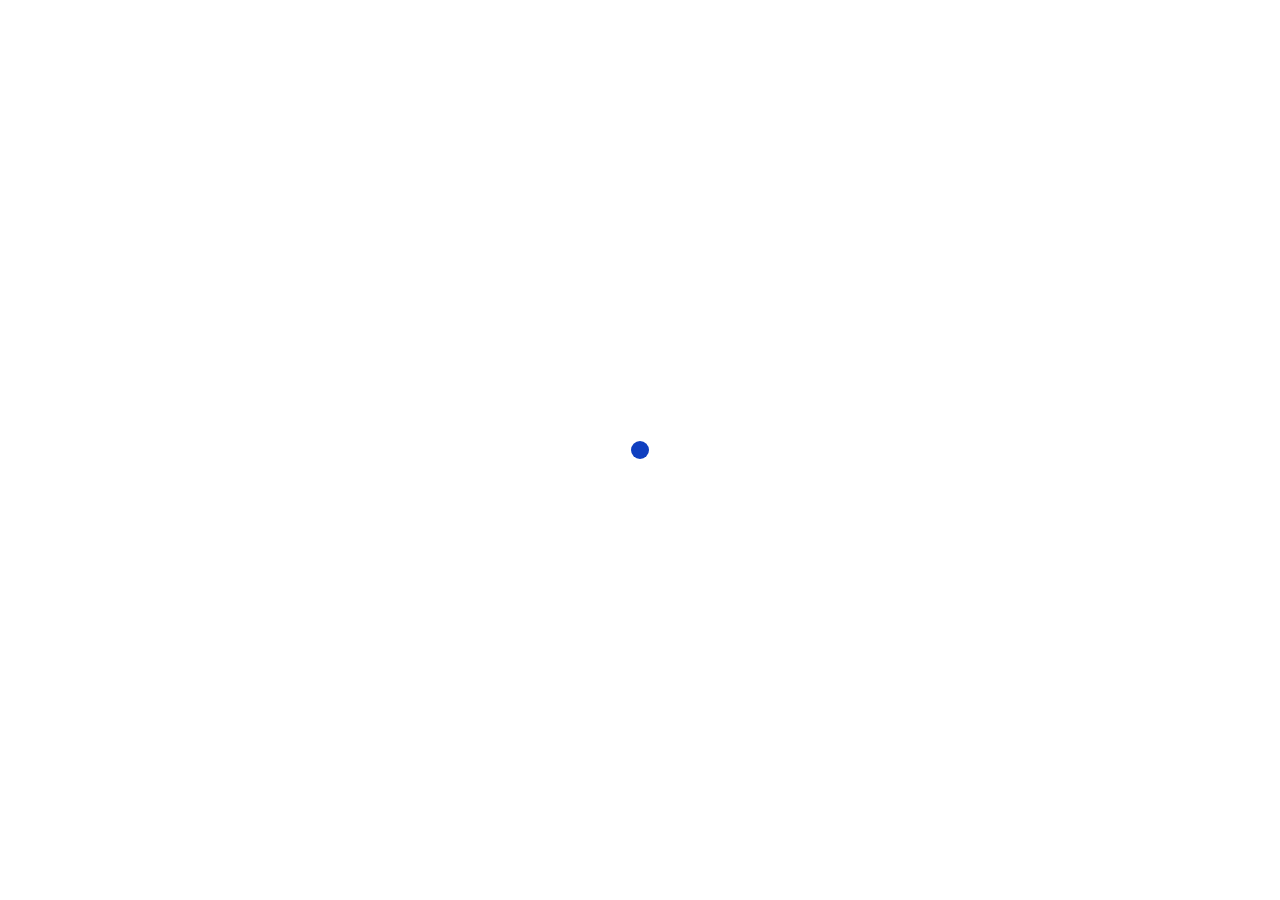
<file: index.html>
<!doctype html>
<html lang="en">
<head>
<meta charset="utf-8">
<meta name="viewport" content="width=device-width,initial-scale=1,viewport-fit=cover">
<title>Yumeng (Lyra) Li</title>
<meta name="description" content="Yumeng (Lyra) Li, a frontend developer in Melbourne.">
<meta property="og:title" content="Yumeng (Lyra) Li">
<meta property="og:description" content="A frontend developer in Melbourne.">
<link rel="stylesheet" href="fonts/fonts.css">
<style>
body{margin:0}img{max-width:100%}[hidden]{display:none!important}
/* Layout: oversized typed lines on the left; clicked words stay as clean frames in an offset gallery on the right. */
:root{--paper:#fff;--ink:#0c0d11;--muted:#767a86;--blue:#0f3fc0;--line:#e4e6ec;--on-blue:#fff;--ease:cubic-bezier(.16,1,.3,1);
 --sans:"Hanken Grotesk",system-ui,"PingFang SC",sans-serif;--serif:"Instrument Serif",Georgia,"Songti SC",serif;--d-serif:"Source Serif 4",var(--serif);--d-scale:.88;color-scheme:light}
*{box-sizing:border-box}
body{background:var(--paper);color:var(--ink);font-family:var(--sans);padding-left:max(20px,env(safe-area-inset-left,0px));padding-right:max(20px,env(safe-area-inset-right,0px));overflow-x:hidden;-webkit-font-smoothing:antialiased}
body.fine,body.fine a,body.fine button,body.fine summary{cursor:none}
button{font:inherit;color:inherit;background:none;border:0;padding:0}
:focus-visible{outline:2px solid var(--blue);outline-offset:4px}
main{max-width:1320px;margin-inline:auto;padding-block:24px 32px}
html[lang=zh-CN]{--sans:"Hanken Grotesk","Noto Sans SC","PingFang SC","Microsoft YaHei",sans-serif;--d-serif:"Source Serif 4","Noto Sans SC","PingFang SC",sans-serif;--d-scale:1;font-synthesis:none}
html[lang=zh-CN] .line,html[lang=zh-CN] #end h2{font-family:"Noto Sans SC","PingFang SC","Microsoft YaHei",sans-serif;font-weight:300;letter-spacing:.04em;line-height:1.5}html[lang=zh-CN] .line,html[lang=zh-CN] #end h2{font-size:clamp(20px,2.6vw,38px)}
html[lang=zh-CN] .key,html[lang=zh-CN] #end em{font-family:"Source Serif 4","PingFang SC","Hiragino Sans GB","Microsoft YaHei","Noto Sans SC",sans-serif;font-size:calc(1.3em*var(--d-scale));font-weight:400;letter-spacing:.04em;line-height:1.2}html[lang=zh-CN] #end em{font-family:"PingFang SC","Hiragino Sans GB","Microsoft YaHei","Noto Sans SC",sans-serif;font-style:normal}
html[lang=zh-CN] .stick.card .frame,html[lang=zh-CN] #lens{font-weight:300}
.top nav button{color:var(--blue)}
.top nav{display:flex;gap:16px;flex-wrap:wrap}.top a{color:var(--blue)}
.top{display:flex;justify-content:space-between;gap:16px;font-size:13px;color:var(--muted);margin-bottom:clamp(64px,15vh,150px)}
#lines{position:relative;transition:padding-bottom .9s var(--ease)}
.row{position:relative}
.line{font-family:var(--sans);margin:0;font-size:clamp(25px,3.5vw,52px);line-height:1.18;font-weight:400;letter-spacing:-.03em;padding-block:.14em;transition:color .6s var(--ease)}
.word{display:inline-block;white-space:nowrap}.nb{white-space:nowrap}
.ch{display:inline-block;opacity:0;transform:translateY(.32em);filter:blur(6px);transition:opacity .55s var(--ease),transform .9s var(--ease),filter .55s var(--ease);will-change:transform}
.ch.on{opacity:1;transform:none;filter:none}
.dot{color:inherit;transition:opacity .6s var(--ease)}
.top,.foot,.tip{transition:opacity 1.1s var(--ease)}
body.intro .top,body.intro .foot,body.intro .tip,body.intro #lens{opacity:0}
#seed{position:fixed;z-index:8;left:calc(50vw - 9px);top:calc(50vh - 9px);width:18px;height:18px;border-radius:50%;background:var(--blue);animation:breathe 1.4s ease-in-out infinite}
#seed.go{animation:none;transition:left 1s var(--ease),top 1s var(--ease),width 1s var(--ease),height 1s var(--ease),border-radius .6s var(--ease)}
@keyframes breathe{50%{transform:scale(1.55)}}
#end{margin-top:clamp(36px,6vh,64px);animation:rise 1.1s .5s var(--ease) both}
#end h2{font-family:var(--sans);margin:0;font-size:clamp(25px,3.5vw,52px);line-height:1.18;font-weight:400;letter-spacing:-.03em}
#end em{display:block;font-size:calc(1.34em*var(--d-scale));font-family:var(--d-serif);color:var(--blue);letter-spacing:-.025em}
#end p{margin:14px 0 0;font-size:14px;color:var(--muted)}#end a{color:var(--blue)}
.key{position:relative;font-family:var(--d-serif);font-style:italic;color:var(--blue);font-size:calc(1.34em*var(--d-scale));letter-spacing:-.02em;line-height:1;transition:opacity .6s var(--ease)}
.key::after{content:"";position:absolute;left:0;right:0;bottom:.02em;height:.035em;background:var(--blue);transform:scaleX(0);transform-origin:right;transition:transform .7s var(--ease)}
.key[aria-pressed=true]::after{transform:scaleX(1);transform-origin:left}
.key::before{content:"";position:absolute;left:0;right:0;bottom:.02em;border-bottom:2px dotted var(--blue);opacity:0;transition:opacity .4s var(--ease)}
#lines.ready .key[aria-pressed=false]::before{opacity:.85}
#lines.dim .line{color:#d4d6dd}
#lines.dim .key:not(:hover){opacity:.28}
#caret{display:inline-block;width:.045em;height:.8em;background:var(--blue);vertical-align:-.06em;margin-left:.05em;animation:blink 1.2s ease-in-out infinite}
@keyframes blink{50%{opacity:.1}}
.stage{display:flex;gap:4%;align-items:flex-start}
#lines{flex:1 1 0;min-width:0}
#grid{flex:0 0 34%;display:grid;grid-template-columns:repeat(2,minmax(0,1fr));gap:20px 16px;align-items:start}
.stick{min-width:0;margin:0}
[data-s=lyra]{grid-area:1/1}[data-s=melb]{grid-area:1/2}[data-s=unnc]{grid-area:2/1}[data-s=locus]{grid-area:2/2}[data-s=myroom]{grid-area:3/1}[data-s=mf]{grid-area:3/2}
#strip{display:grid;grid-template-columns:repeat(6,minmax(0,1fr));gap:14px;margin-top:clamp(48px,8vh,88px)}
#strip .stick{grid-area:auto}
#strip .frame,#strip .frame img,#strip figcaption{animation:none}
#strip .card .frame{font-size:clamp(20px,2vw,28px)}
.frame{overflow:hidden;clip-path:inset(0);animation:wipe 1s var(--ease) both}
.frame img{display:block;width:100%;aspect-ratio:1;object-fit:cover;animation:settle 1.3s var(--ease) both}
[data-s=unnc] .frame img{object-position:50% 30%}
.stick.card .frame{background:var(--blue);color:var(--on-blue);aspect-ratio:1;display:flex;align-items:flex-end;padding:12px;font:italic clamp(20px,1.9vw,28px)/1 var(--d-serif);letter-spacing:-.02em}
.stick figcaption{font-size:12px;line-height:1.35;color:var(--muted);padding-top:8px;animation:rise .9s .2s var(--ease) both}
.stick figcaption a{color:var(--blue)}
.stick.out .frame{clip-path:inset(0 0 100% 0);animation:none;transition:clip-path .55s var(--ease)}
.stick.out figcaption{opacity:0;transition:opacity .25s}
@keyframes wipe{from{clip-path:inset(100% 0 0 0)}to{clip-path:inset(0)}}
@keyframes settle{from{transform:scale(1.22)}to{transform:none}}
@keyframes rise{from{opacity:0;transform:translateY(8px)}to{opacity:1;transform:none}}
#lens{position:fixed;left:0;top:0;z-index:9;width:240px;height:240px;margin:-120px 0 0 -120px;border-radius:50%;background:var(--blue);pointer-events:none;display:none;overflow:hidden;will-change:transform;place-items:center;color:var(--on-blue);font:italic 34px/1 var(--d-serif);text-align:center}
body.fine #lens{display:grid}
#lens img{position:absolute;inset:0;width:100%;height:100%;object-fit:cover;opacity:0;transform:scale(1.25);transition:opacity .45s var(--ease),transform .9s var(--ease)}
#lens img.on{opacity:1;transform:none}
#lens span{opacity:0;transition:opacity .3s}#lens span.on{opacity:1}
.foot{margin-top:clamp(56px,10vh,110px);display:grid;grid-template-columns:repeat(auto-fit,minmax(min(100%,300px),1fr));gap:0 32px;border-top:1px solid var(--ink)}
details{border-bottom:1px solid var(--line);min-width:0}
summary{list-style:none;display:flex;justify-content:space-between;padding-block:13px;font-size:15px;cursor:pointer}
summary::-webkit-details-marker{display:none}
summary::after{content:"+";color:var(--blue);font-size:18px;line-height:1;transition:transform .6s var(--ease)}
details[open] summary::after{transform:rotate(45deg)}
.fold{display:grid;gap:16px;padding-block:6px 22px}
.fold h3{font:italic 21px var(--serif);margin:0 0 3px;color:var(--blue)}
.fold p{margin:0;font-size:14px;line-height:1.5;color:var(--muted);max-width:52ch}
.fold a{color:var(--blue)}
.tip{display:flex;justify-content:space-between;gap:16px;flex-wrap:wrap;font-size:12px;color:var(--muted);padding-top:14px}
.tip button{text-decoration:underline;text-underline-offset:3px}
@media (max-width:760px){
 .stage{display:block}
 #grid{display:none}
 .row .stick{width:min(62%,250px);margin:10px 0 22px}
 #strip{grid-template-columns:repeat(2,minmax(0,1fr))}
 .top{margin-bottom:64px}
 .line{width:100%}
}
@media (max-width:350px){html:not([lang=zh-CN]) .key{font-size:calc(1.12em*var(--d-scale))}}
@media (prefers-reduced-motion:reduce){#seed{animation:none}#end{animation:none}.ch,.frame,.frame img,.stick figcaption,#caret{animation:none;transition:none;filter:none}#lens img{transition:none}}
</style>
</head>
<body>
<main>
 <div class="top"><span>Yumeng (Lyra) Li</span><nav aria-label="Contact"><span>Melbourne</span><a href="mailto:lyrali1207@gmail.com">Email</a></nav></div>
 <div class="stage"><div id="lines"></div><div id="grid"></div></div>
 <div id="strip" hidden></div>
 <div id="end" hidden><h2><em>Come say hi :)</em></h2><p>lyrali1207@gmail.com</p></div>
 <section class="foot">
  <details><summary>Background</summary><div class="fold">
   <div><h3>Now</h3><p>Master of Information Technology (HCI), University of Melbourne, 2026–2027</p></div>
   <div><h3>Before</h3><p>University of Nottingham Ningbo China, 2021–2025<br>Bachelor of Science (Hons) in International Business and Economics, First Class Honours<br>Dean's Scholarship (2023–2025), Provost's Scholarship (2022–2023), Zhejiang Provincial Government Scholarship (2022–2023)<br>Exchange at the University of Birmingham</p></div>
   <div><h3>Skills</h3><p>Frontend: HTML, CSS, JavaScript, TypeScript, React, Redux Toolkit, Ant Design, dnd-kit<br>Tooling: Vite, Webpack, Figma<br>Also: SSE and streaming, Kotlin, Jetpack Compose (Android)</p></div>
  </div></details>
  <details><summary>Projects</summary><div class="fold">
   <div><h3>CareLoop</h3><p>A startup project helping Australian care teams track older people's care at home after hospital. I was in charge of the AI chat check-in, where people report their day in plain language. Selected for the University of Melbourne's MEC Discover Program.</p></div>
   <div><h3><a href="/eventor/" target="_blank" rel="noopener">Eventor</a></h3><p>A low-code builder for campus event sign-up pages, with nested drag-and-drop, undo/redo and live preview. Anyone can build a page, no coding needed.</p></div>
   <div><h3><a href="/morningflow/" target="_blank" rel="noopener">Morning Flow</a></h3><p>An Android app that helps you start each day calm and organised. A warm voice guides you through the first half hour after waking, one quiet step at a time.</p></div>
  </div></details>
 </section>
 <div class="tip"><span></span><button id="skip" type="button">Skip typing</button><button id="replay" type="button" hidden>Replay</button></div>
</main>
<div id="seed" aria-hidden="true" hidden></div>
<div id="lens" aria-hidden="true"><img id="lensImg" alt=""><span id="lensTxt"></span></div>

<script>
const G="min(16vw,225px)";
const S={
 lyra:{img:"img/lake.jpg",alt:"Lyra by a lake with a white pagoda behind her",cap:"That's me",o:"0px",t:"-10px",d:10},
 melb:{img:"img/melbourne.jpg",alt:"A swimmer in the bay with the Melbourne skyline behind",title:"University of Melbourne",cap:"University of Melbourne, Master of Information Technology (HCI, 2026–2027)",o:"0px",t:"110px",d:16},
 unnc:{img:"img/lyra.jpg",alt:"Lyra in a graduation gown in front of a clock tower",cap:"University of Nottingham Ningbo China, International Business and Economics, First Class Honours (2021–2025)",o:G,t:"-30px",d:-14},
 locus:{title:"CareLoop",cap:"A startup project for aged care at home, where I was in charge of the AI chat check-in",o:G,t:"110px",d:-9},
 myroom:{title:"Eventor",cap:'A low-code builder for campus event pages, with drag-and-drop and live preview.',o:"0px",t:"270px",d:12},
 mf:{title:"Morning Flow",cap:"An Android app that guides your morning, step by step, with voice",o:G,t:"330px",d:-16}
};
let L=["Hi, I'm [lyra:Yumeng] (Lyra).","A frontend developer who loves design.","I'm doing a Master of IT (HCI) at the [melb:University\u00a0of\u00a0Melbourne].","Before that, I studied economics at [unnc:UNNC].","I built [locus:CareLoop], [myroom:Eventor] and [mf:Morning\u00a0Flow]."];
const $=id=>document.getElementById(id),lines=$("lines"),lens=$("lens");
/* language */
let lang="en";try{lang=localStorage.getItem("lang")||"en"}catch(e){}
if(location.hash==="#zh")lang="zh";if(location.hash==="#en")lang="en";
const isZh=lang==="zh";
document.documentElement.lang=isZh?"zh-CN":"en";
if(isZh){
 L=["你好，我是[lyra:李雨朦]，","一个喜欢设计的前端开发者。","现在在[melb:墨尔本大学]攻读信息技术硕士（人机交互），","曾经在[unnc:宁波诺丁汉大学]学习经济学。","[locus:CareLoop]、[myroom:Eventor] 和 [mf:Morning\u00a0Flow] 是我的项目。"];
 Object.assign(S.lyra,{cap:"这是我"});Object.assign(S.unnc,{cap:"宁波诺丁汉大学，国际商务与经济学，一等荣誉学位（2021–2025）"});
 Object.assign(S.melb,{title:"墨尔本大学",cap:"墨尔本大学，信息技术硕士（人机交互，2026–2027）"});Object.assign(S.locus,{cap:"居家养老方向的创业项目，主要负责 AI 聊天随访"});
 Object.assign(S.myroom,{cap:"低代码工具，拖拽就能搭出校园活动报名页"});Object.assign(S.mf,{cap:"让早晨不再手忙脚乱的 Android 应用"});
 document.querySelector(".top>span").textContent="李雨朦";document.querySelector(".top nav").innerHTML=`<span>墨尔本</span><a href="mailto:lyrali1207@gmail.com">邮箱</a>`;
 $("end").innerHTML=`<h2><em>来打个招呼吧 :)</em></h2><p>lyrali1207@gmail.com</p>`;
 document.querySelector(".foot").innerHTML=`<details><summary>背景</summary><div class="fold"><div><h3>现在</h3><p>墨尔本大学，信息技术硕士（人机交互），2026–2027</p></div><div><h3>之前</h3><p>宁波诺丁汉大学，2021–2025<br>国际商务与经济学，理学学士（荣誉），一等荣誉学位<br>院长奖学金（2023–2025）、教务长奖学金（2022–2023）、浙江省政府奖学金（2022–2023）<br>伯明翰大学交换</p></div><div><h3>技能</h3><p>前端：HTML、CSS、JavaScript、TypeScript、React、Redux Toolkit、Ant Design、dnd-kit<br>工具：Vite、Webpack、Figma<br>其他：SSE 流式传输、Kotlin、Jetpack Compose（Android）</p></div></div></details><details><summary>项目</summary><div class="fold"><div><h3>CareLoop</h3><p>澳洲居家养老方向的创业项目，帮护理团队跟进老人出院后的护理情况。主要负责 AI 对话随访模块的前端，老人可以直接用聊天的方式反馈每天的情况。入选墨尔本大学 MEC Discover Program。</p></div><div><h3><a href="/eventor/" target="_blank" rel="noopener">Eventor</a></h3><p>用于搭建校园活动报名页的低代码工具。拖拽组件就能拼出页面，支持组件嵌套、撤销重做和手机实时预览，不会代码也能轻松上手。</p></div><div><h3><a href="/morningflow/" target="_blank" rel="noopener">Morning Flow</a></h3><p>一款 Android 晨间习惯应用，帮助你更好地度过从起床到出门的这段时间。温暖的语音陪你一步步完成拉伸、洗漱、吃早餐等晨间小事。</p></div></div></details>`;
 $("skip").textContent="跳过打字";$("replay").textContent="重播";
}
const lb=document.createElement("button");lb.type="button";lb.id="lang";lb.textContent=isZh?"EN":"中文";document.querySelector(".top nav").append(lb);
lb.onclick=()=>{const n=isZh?"en":"zh";try{localStorage.setItem("lang",n);sessionStorage.removeItem("typed")}catch(e){}location.hash=n;location.reload()};
/* punctuation never starts a line: glue each mark to the character before it */
const P=/^[，。、；：！？,.;:!?）」』”’)]$/;
const one=c=>`<span class="ch${c==="."||c==="。"?" dot":""}">${c}</span>`;
/* short bracketed groups like （人机交互） stay on one line */
const chars=s=>(s.match(/[（(][^（()）]{1,8}[）)]|[\s\S]/gu)||[]).reduce((o,k)=>{const h=[...k].length>1?`<span class="nb">${[...k].map(one).join("")}</span>`:one(k);if(P.test(k)&&o.length)o.push(`<span class="nb">${o.pop()}${h}</span>`);else o.push(h);return o},[]).join("");
const words=s=>isZh?s.split(/( )/).map(w=>w===" "?" ":chars(w)).join(""):s.split(/( )/).map(w=>w===" "?" ":w?`<span class="word">${chars(w)}</span>`:"").join("");
lines.innerHTML=L.map(l=>`<div class="row"><p class="line">${l.replace(/\[(\w+):([^\]]+)\]|[^\[]+/g,(m,k,w)=>k?`<button type="button" class="key" data-k="${k}" aria-pressed="false"><span class="word">${chars(w)}</span></button>`:words(m))}</p></div>`).join("");
document.querySelectorAll(".key").forEach(k=>{const n=k.nextSibling;if(n&&n.classList&&(n.classList.contains("word")||n.classList.contains("ch"))&&P.test(n.textContent)){const w=document.createElement("span");w.style.whiteSpace="nowrap";k.before(w);w.append(k,n)}});
Object.values(S).forEach(s=>{if(s.img)new Image().src=s.img});

/* typing */
const lastCh=new Set([...document.querySelectorAll(".line")].map(l=>[...l.querySelectorAll(".ch")].pop()));
const chs=[...document.querySelectorAll(".ch")],caret=document.createElement("span");caret.id="caret";caret.setAttribute("aria-hidden","true");
let i=0,timer,seen=false;try{seen=sessionStorage.getItem("typed")==="1"}catch(e){}
const still=matchMedia("(prefers-reduced-motion:reduce)").matches;
let introT,taught=false;
function finish(){lines.classList.add("ready");if(!taught){taught=true;setTimeout(()=>{if(!document.querySelector(".key[aria-pressed=true]"))document.querySelector(".key[data-k=lyra]").click()},700)}clearTimeout(timer);clearTimeout(introT);$("seed")?.remove();caret.style.visibility="";document.body.classList.remove("intro");$("replay").hidden=false;chs.forEach(c=>c.classList.add("on"));chs[chs.length-1].after(caret);$("skip").hidden=true;try{sessionStorage.setItem("typed","1")}catch(e){}}
function tick(){if(i>=chs.length)return finish();const c=chs[i++];c.classList.add("on");c.after(caret);timer=setTimeout(tick,lastCh.has(c)?300:(isZh?60:24))}
function intro(){const seed=$("seed");document.body.classList.add("intro");seed.hidden=false;
 introT=setTimeout(()=>{chs[0].before(caret);caret.style.visibility="hidden";const r=caret.getBoundingClientRect();
  seed.classList.add("go");void seed.offsetWidth;Object.assign(seed.style,{left:r.left+"px",top:r.top+"px",width:r.width+"px",height:r.height+"px",borderRadius:"0"});
  introT=setTimeout(()=>{seed.hidden=true;caret.style.visibility="";timer=setTimeout(tick,120)},1000)},1500)}
if(seen||still)finish();else intro();
addEventListener("pointerdown",e=>{if(document.body.classList.contains("intro")&&!e.target.closest(".key"))finish()});
$("replay").onclick=()=>{try{sessionStorage.removeItem("typed")}catch(e){}location.reload()};
$("skip").onclick=finish;

/* lens: spring-follow, velocity stretch, scale on hover */
if(matchMedia("(hover:hover) and (pointer:fine)").matches){
 document.body.classList.add("fine");
 let x=-200,y=-200,lx=x,ly=y,s=14/240,st=s,ox=0,oy=0,otx=0,oty=0,px=0,py=0;
 addEventListener("pointermove",e=>{x=e.clientX;y=e.clientY});
 const K=still?1:.17;
 (function f(){
  if(st===1){otx=x>innerWidth-270?-136:136;oty=y<270?136:-136}
  const vx=x-lx,vy=y-ly;lx+=vx*(still?1:.2);ly+=vy*(still?1:.2);s+=(st-s)*K;ox+=(otx-ox)*K;oy+=(oty-oy)*K;
  const v=Math.min(Math.hypot(vx,vy)/500,.22),a=Math.atan2(vy,vx);
  lens.style.transform=`translate(${lx+ox}px,${ly+oy}px) rotate(${a}rad) scale(${s*(1+v)},${s*(1-v)}) rotate(${-a}rad)`;
  px+=((x/innerWidth-.5)-px)*.06;py+=((y/innerHeight-.5)-py)*.06;
  requestAnimationFrame(f)})();
 const open=k=>{const c=S[k];st=1;otx=136;oty=-136;lines.classList.add("dim");
  if(c.img){$("lensImg").src=c.img;$("lensImg").classList.add("on");$("lensTxt").classList.remove("on")}
  else{$("lensImg").classList.remove("on");$("lensTxt").textContent=c.title;$("lensTxt").classList.add("on")}};
 window.shut=()=>{st=14/240;otx=oty=0;lines.classList.remove("dim");$("lensImg").classList.remove("on");$("lensTxt").classList.remove("on")};
 lines.addEventListener("pointerover",e=>{const b=e.target.closest(".key");if(b&&b.getAttribute("aria-pressed")!=="true")open(b.dataset.k)});
 lines.addEventListener("pointerout",e=>{if(e.target.closest(".key"))shut()});
}

/* the finished strip */
let complete=false;
function check(){if(complete)return;if(Object.keys(S).every(k=>document.querySelector(`.key[data-k="${k}"]`).getAttribute("aria-pressed")==="true")){complete=true;setTimeout(build,800)}}
function build(){const strip=$("strip"),figs=Object.keys(S).map(k=>document.querySelector(`[data-s="${k}"]`)).filter(Boolean),first=figs.map(f=>f.getBoundingClientRect());
 strip.hidden=false;figs.forEach(f=>strip.append(f));
 if(!still)figs.forEach((f,n)=>{const a=first[n],b=f.getBoundingClientRect();f.animate([{transform:`translate(${a.left-b.left}px,${a.top-b.top}px) scale(${a.width/b.width})`,transformOrigin:"0 0"},{transform:"none",transformOrigin:"0 0"}],{duration:1100,delay:n*60,easing:"cubic-bezier(.16,1,.3,1)",fill:"backwards"})});
 $("end").hidden=false;setTimeout(()=>$("end").scrollIntoView({behavior:still?"auto":"smooth",block:"center"}),350)}

/* keep / remove: under its own line on phones, in the two columns otherwise */
const mq=matchMedia("(max-width:760px)");
const home=(f,k)=>(mq.matches?document.querySelector(`.key[data-k="${k}"]`).closest(".row"):$("grid")).append(f);
mq.addEventListener("change",()=>{if(!complete)document.querySelectorAll(".stick").forEach(f=>home(f,f.dataset.s))});
lines.addEventListener("click",e=>{const b=e.target.closest(".key");if(!b)return;finish();if(complete){$("strip").scrollIntoView({behavior:still?"auto":"smooth",block:"center"});return}const k=b.dataset.k,s=S[k],old=document.querySelector(`[data-s="${k}"]`);
 if(old){old.classList.add("out");b.setAttribute("aria-pressed","false");setTimeout(()=>old.remove(),still?0:520)}
 else{const f=document.createElement("figure");f.className="stick"+(s.img?"":" card");f.dataset.s=k;f.style.cssText=`--o:${s.o};--t:${s.t};--d:${s.d}`;
  f.innerHTML=`<div class="frame">${s.img?`<img src="${s.img}" alt="${s.alt}">`:s.title}</div><figcaption>${s.cap}</figcaption>`;home(f,k);b.setAttribute("aria-pressed","true");window.shut&&shut();check()}});
</script>
</body>
</html>
</file>
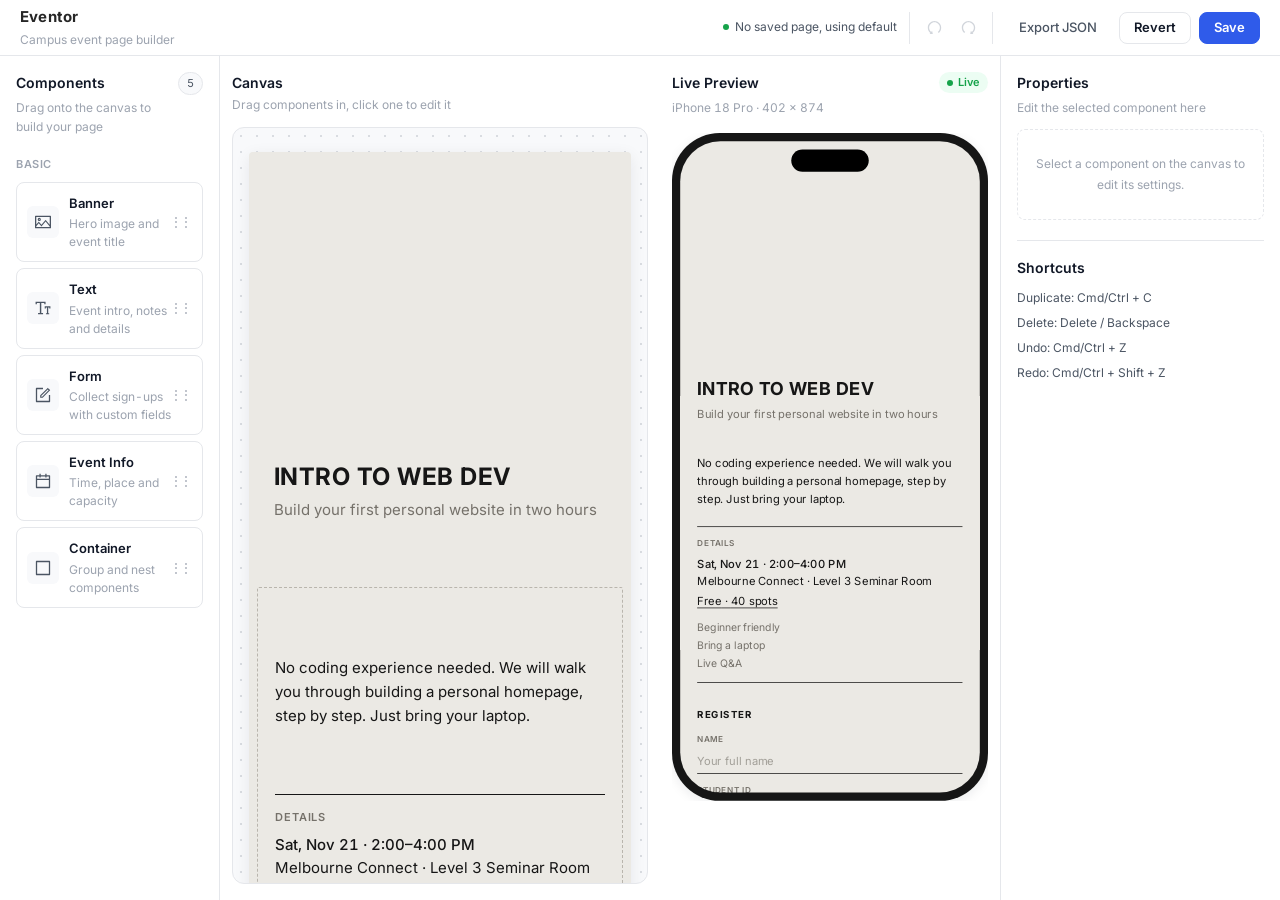
<file: eventor/index.html>
<!doctype html><html lang="en"><head><meta charset="UTF-8"/><meta name="viewport" content="width=device-width,initial-scale=1"/><link rel="preconnect" href="https://fonts.googleapis.com"/><link rel="preconnect" href="https://fonts.gstatic.com" crossorigin/><link href="https://fonts.googleapis.com/css2?family=Inter:wght@400;500;600;700&display=swap" rel="stylesheet"/><title>Eventor · Campus Event Page Builder</title><script defer="defer" src="js/main.42a3839c3544167f1ce9.js"></script><link href="css/main.3973a343f0f26017e0fc.css" rel="stylesheet"></head><body><div id="root"></div></body></html>
</file>
<file: fonts/fonts.css>
@font-face{font-family:"Hanken Grotesk";font-style:normal;font-weight:400;font-display:swap;src:url(hanken-grotesk-latin-400-normal.woff2) format("woff2")}
@font-face{font-family:"Hanken Grotesk";font-style:normal;font-weight:500;font-display:swap;src:url(hanken-grotesk-latin-500-normal.woff2) format("woff2")}
@font-face{font-family:"Source Serif 4";font-style:italic;font-weight:400;font-display:swap;src:url(source-serif-4-latin-400-italic.woff2) format("woff2")}
@font-face{font-family:"Instrument Serif";font-style:italic;font-weight:400;font-display:swap;src:url(instrument-serif-latin-400-italic.woff2) format("woff2")}
@font-face{font-family:"Noto Sans SC";font-style:normal;font-weight:300;font-display:swap;src:url(noto-sans-sc-65-300-normal.woff2) format("woff2");unicode-range:U+6631,U+6633-6634,U+6636,U+663a-663b,U+663d,U+6641,U+6644-6645,U+6649,U+664c,U+664f,U+6654,U+6659,U+665b,U+665d-665e,U+6660-6667,U+6669,U+666b-666c,U+6671,U+6673,U+6677-6679,U+667c,U+6680-6681,U+6684-6685,U+6688-6689,U+668b-668e,U+6690,U+6692,U+6695,U+6698,U+669a,U+669d,U+669f-66a0,U+66a2-66a3,U+66a6,U+66aa-66ab,U+66b1-66b2,U+66b5,U+66b8-66b9,U+66bb,U+66be,U+66c1,U+66c6-66c9,U+66cc,U+66d5-66d8,U+66da-66dc,U+66de-66e2,U+66e8-66ea,U+66ec,U+66f1,U+66f3,U+66f7,U+66fa,U+66fd,U+6702,U+6705,U+670a,U+670f-6710,U+6713,U+6715,U+6719,U+6722-6723,U+6725-6727,U+6729,U+672d-672e,U+6732-6733,U+6736,U+6739,U+673b,U+673f,U+6744,U+6748,U+674c-674d,U+6753,U+6755,U+6762,U+6767,U+6769-676c,U+676e,U+6772-6773,U+6775,U+6777,U+677a-677d,U+6782-6783,U+6787,U+678a}
@font-face{font-family:"Noto Sans SC";font-style:normal;font-weight:300;font-display:swap;src:url(noto-sans-sc-100-300-normal.woff2) format("woff2");unicode-range:U+221a,U+2264,U+2464,U+25a0,U+3008,U+4e10,U+512a,U+5152,U+5201,U+5241,U+5340,U+5352,U+549a,U+54b2,U+54c6,U+54d7,U+54e1,U+5509,U+55c5,U+5618,U+5716,U+576f,U+5784,U+57a2,U+589f,U+5a20,U+5a25,U+5a29,U+5a34,U+5a7f,U+5ad6,U+5b09,U+5b5c,U+5bc7,U+5be6,U+5c27,U+5d2d,U+5dcd,U+5f1b,U+5f37,U+604d,U+6055,U+6073,U+60eb,U+61ff,U+62ce,U+62ed,U+6345,U+6390,U+63b0,U+63b7,U+64ae,U+64c2,U+64d2,U+6556,U+663c,U+667e,U+66d9,U+66f8,U+6756,U+6789,U+689d,U+68f1,U+695e,U+6975,U+6a1f,U+6b0a,U+6b61,U+6b87,U+6c5d,U+6c7e,U+6c92,U+6d31,U+6df9,U+6e0d,U+6e2d,U+6f31,U+6f3e,U+70b3,U+70bd,U+70ca,U+70e8,U+725f,U+733f,U+7396,U+739f,U+7459,U+74a7,U+75a1,U+75f0,U+76cf,U+76d4,U+7729,U+77aa,U+77b0,U+77e3,U+780c,U+78d5,U+7941,U+7977,U+797a,U+79c3,U+7a20,U+7a92,U+7b71,U+7bf1,U+7c9f,U+7eb6,U+7eca,U+7ef7,U+7f07,U+7f09,U+7f15,U+7f81,U+7fb9,U+8038,U+8098,U+80b4,U+8110,U+814b-814c,U+816e,U+818a,U+8205,U+8235,U+828b,U+82a5,U+82b7,U+82d4,U+82db,U+82df,U+8317,U+8338,U+8385-8386,U+83c1,U+83cf,U+8537,U+853b,U+854a,U+8715,U+8783,U+892a,U+8a71,U+8bb3,U+8d2e,U+8d58,U+8dbe,U+8f67,U+8fab,U+8fc4,U+8fe6,U+9023,U+9084,U+9091,U+916a,U+91c9,U+91dc,U+94b3,U+9502,U+9523,U+9551,U+956f,U+960e,U+962a,U+962e,U+9647,U+96f3,U+9739,U+97a0,U+97ed,U+983b,U+985e,U+988a,U+99ac,U+9a6f,U+9a87,U+9a8b,U+9ab7,U+9abc,U+9ac5,U+9e25,U+e608,U+e621,U+ff06,U+ff14-ff16}
@font-face{font-family:"Noto Sans SC";font-style:normal;font-weight:300;font-display:swap;src:url(noto-sans-sc-107-300-normal.woff2) format("woff2");unicode-range:U+200b,U+2103,U+4e18,U+4e27-4e28,U+4e38,U+4e59,U+4e8f,U+4ead,U+4ec7,U+4fe9,U+503a,U+5085,U+5146,U+51af,U+51f8,U+52ab,U+5339,U+535c,U+5378,U+538c,U+5398,U+53f9,U+5415,U+5475,U+54aa,U+54ac,U+54b8,U+5582,U+5760,U+5764,U+57cb,U+5835,U+5885,U+5951,U+5983,U+59da,U+5a77,U+5b5d,U+5b5f,U+5bb5,U+5bc2,U+5be8,U+5bfa,U+5c2c,U+5c34,U+5c41,U+5c48,U+5c65,U+5cad,U+5e06,U+5e42,U+5ef7,U+5f17,U+5f25,U+5f6d,U+5f79,U+6028,U+6064,U+6068,U+606d,U+607c,U+6094,U+6109,U+6124,U+6247,U+626d,U+6291,U+629a,U+62ac,U+62b9,U+62fe,U+6324,U+6349,U+6367,U+6398,U+6495,U+64a4,U+64b0,U+64bc,U+64ce,U+658c,U+65ed,U+6602,U+6674,U+6691,U+66a8,U+674f,U+679a,U+67ef,U+67f4,U+680b,U+6876,U+68a8,U+6a59,U+6a61,U+6b20,U+6bc5,U+6d12,U+6d46,U+6d8c,U+6dc0,U+6e14,U+6e23,U+6f06,U+7164,U+716e,U+7199,U+71e5,U+72ac,U+742a,U+755c,U+75ab,U+75b2,U+75f4,U+7897,U+78b3,U+78c5,U+7978,U+79fd,U+7a74,U+7b4b,U+7b5b,U+7ece,U+7ed2,U+7ee3,U+7ef3,U+7f50,U+7f55,U+7f9e,U+7fe0,U+809d,U+8106,U+814a,U+8154,U+817b,U+818f,U+81c2,U+81ed,U+821f,U+82a6,U+82d1,U+8302,U+83c7,U+83ca,U+845b,U+848b,U+84c9,U+85e4,U+86ee,U+8700,U+8774,U+8881,U+8c1c,U+8c79,U+8d2a,U+8d3c,U+8eba,U+8f70,U+8fa9,U+8fb1,U+900a,U+9017,U+901d,U+9022,U+906e,U+946b,U+94dd,U+94ed,U+953b,U+95ef,U+95fa,U+95fd,U+96c0,U+971e,U+9753,U+9756,U+97e6,U+9881,U+9887,U+9b4f,U+9e2d,U+9f0e,U+e601-e602,U+e604-e605,U+ff5c}
@font-face{font-family:"Noto Sans SC";font-style:normal;font-weight:300;font-display:swap;src:url(noto-sans-sc-103-300-normal.woff2) format("woff2");unicode-range:U+60,U+631,U+2606,U+3014-3015,U+309c,U+33a1,U+4e52,U+4ec6,U+4f86,U+4f8d,U+4fde,U+4fef,U+500b,U+502a,U+515c,U+518a,U+51a5,U+51f3,U+5243,U+52c9,U+52d5,U+53a2,U+53ee,U+54ce,U+54fa,U+54fc,U+5580,U+5587,U+563f,U+56da,U+5792,U+5815,U+5960,U+59d7,U+5b78,U+5b9b,U+5be1,U+5c4e,U+5c51,U+5c6f,U+5c9a,U+5cfb,U+5d16,U+5ed6,U+5f27,U+5f6a,U+609a,U+60df,U+6168,U+61c8,U+6236,U+62f1,U+62fd,U+631a,U+6328,U+632b,U+6346,U+638f,U+63a0,U+63c9,U+655e,U+6590,U+6615,U+6627,U+66ae,U+66e6,U+66f0,U+67da,U+67ec,U+6813,U+6816,U+6869,U+6893,U+68ad,U+68f5,U+6977,U+6984,U+69db,U+6b72,U+6bb7,U+6ce3,U+6cfb,U+6d47,U+6da1,U+6dc4,U+6e43,U+6eaf,U+6eff,U+6f8e,U+7011,U+7063,U+7076,U+7096,U+70ba,U+70db,U+70ef,U+7119-711a,U+7172,U+718f,U+7194,U+727a,U+72d9,U+72ed,U+7325,U+73ae,U+73ba,U+73c0,U+73fe,U+7410,U+7426,U+7455,U+7554,U+7576,U+75ae,U+75b9,U+762b,U+766b,U+7682,U+7750,U+7779,U+7784,U+77eb,U+77ee,U+78f7,U+79e9,U+7a79,U+7b1b,U+7b28,U+7bf7,U+7db2,U+7ec5,U+7eee,U+7f14,U+7f1a,U+7fe1,U+8087,U+809b,U+81b3,U+8231,U+830e,U+835f,U+83e9,U+849c,U+851a,U+868a,U+8718,U+874e,U+8822,U+8910,U+8944,U+8a3b,U+8bb6,U+8bbc,U+8e72,U+8f9c,U+900d,U+904b,U+904e,U+9063,U+90a2,U+90b9,U+9119,U+94f2,U+952f,U+9576-9577,U+9593,U+95f8,U+961c,U+969b,U+96a7,U+96c1,U+9716,U+9761,U+97ad,U+97e7,U+98a4,U+997a,U+9a73,U+9b44,U+9e3d,U+9ecf,U+9ed4,U+ff11-ff12,U+fffd}
@font-face{font-family:"Noto Sans SC";font-style:normal;font-weight:300;font-display:swap;src:url(noto-sans-sc-106-300-normal.woff2) format("woff2");unicode-range:U+b0,U+2191,U+2460-2461,U+25c6,U+300e-300f,U+4e1b,U+4e7e,U+4ed5,U+4ef2,U+4f10,U+4f1e,U+4f50,U+4fa6,U+4faf,U+5021,U+50f5,U+5179,U+5180,U+51d1,U+522e,U+52a3,U+52c3,U+52cb,U+5300,U+5319,U+5320,U+5349,U+5395,U+53d9,U+541e,U+5428,U+543e,U+54b1,U+54c0,U+54d2,U+570b,U+5858,U+58f6,U+5974,U+59a5,U+59e8,U+59ec,U+5a36,U+5a9a,U+5ab3,U+5b99,U+5baa,U+5ce1,U+5d14,U+5d4c,U+5dc5,U+5de2,U+5e99,U+5e9e,U+5f18,U+5f66,U+5f70,U+6070,U+60d5,U+60e7,U+6101,U+611a,U+61be,U+6241,U+6252,U+626f,U+6296,U+62bc,U+62cc,U+6380,U+63a9,U+644a,U+6454,U+64a9,U+64b8,U+6500,U+6572,U+65a5,U+65a9,U+65ec,U+660f,U+6749,U+6795,U+67ab,U+68da,U+6912,U+6bbf,U+6bef,U+6cab,U+6cca,U+6ccc,U+6cfc,U+6d3d,U+6d78,U+6dee,U+6e17,U+6e34,U+6e83,U+6ea2,U+6eb6,U+6f20,U+6fa1,U+707f,U+70d8,U+70eb,U+714c,U+714e,U+7235,U+7239,U+73ca,U+743c,U+745c,U+7624,U+763e,U+76f2,U+77db,U+77e9,U+780d,U+7838,U+7845,U+78ca,U+796d,U+7a84,U+7aed,U+7b3c,U+7eb2,U+7f05,U+7f20,U+7f34,U+7f62,U+7fc5,U+7fd8,U+7ff0,U+800d,U+8036,U+80ba,U+80be,U+80c0-80c1,U+8155,U+817a,U+8180,U+81e3,U+8206,U+8247,U+8270,U+8299,U+82ad,U+8304,U+8393,U+83b9,U+840d,U+8427,U+8469,U+8471,U+84c4,U+84ec,U+853d,U+8681-8682,U+8721,U+8854,U+88d5,U+88f9,U+8bc0,U+8c0a,U+8c29,U+8c2d,U+8d41,U+8dea,U+8eb2,U+8f9f,U+903b,U+903e,U+9102,U+9493,U+94a5,U+94f8,U+95f7,U+9706,U+9709,U+9774,U+98a0,U+9e64,U+9f9f,U+e603}
@font-face{font-family:"Noto Sans SC";font-style:normal;font-weight:300;font-display:swap;src:url(noto-sans-sc-109-300-normal.woff2) format("woff2");unicode-range:U+a5,U+2192,U+2605,U+4e11,U+4e22,U+4e32,U+4f0d,U+4f0f,U+4f69,U+4ff1,U+50b2,U+5154,U+51dd,U+51f0,U+5211,U+5269,U+533f,U+5366-5367,U+5389,U+5413,U+5440,U+5446,U+5561,U+574a,U+5751,U+57ab,U+5806,U+5821,U+582a,U+58f3,U+5938,U+5948,U+5978,U+59d1,U+5a03,U+5a07,U+5ac1,U+5acc,U+5ae9,U+5bb4,U+5bc4,U+5c3f,U+5e3d,U+5e7d,U+5f92,U+5faa,U+5fe0,U+5ffd,U+6016,U+60a0,U+60dc,U+60e8,U+614e,U+6212,U+6284,U+62c6,U+62d3-62d4,U+63f4,U+642c,U+6478,U+6491-6492,U+64e6,U+6591,U+65a4,U+664b,U+6735,U+6746,U+67f1,U+67f3,U+6842,U+68af,U+68c9,U+68cb,U+6a31,U+6b3a,U+6bc1,U+6c0f,U+6c27,U+6c57,U+6cc4,U+6ce5,U+6d2a,U+6d66,U+6d69,U+6daf,U+6e58,U+6ecb,U+6ef4,U+707e,U+7092,U+70ab,U+71d5,U+7275,U+7384,U+73b2,U+7434,U+74e6,U+74f7,U+75bc,U+76c8,U+76d0,U+7709,U+77ac,U+7855,U+78a7,U+78c1,U+7a77,U+7b79,U+7c92,U+7cae,U+7cd5,U+7ea4,U+7eb5,U+7ebd,U+7f5a,U+7fd4,U+7ffc,U+8083,U+8096,U+80a0,U+80d6,U+80de,U+8102,U+8109,U+810f,U+8179,U+8292,U+82b3,U+8352,U+8361,U+83cc,U+841d,U+8461,U+8482,U+8521,U+857e,U+85aa,U+866b,U+8776,U+8896,U+889c,U+88f8,U+8a9e,U+8bc8,U+8bf8,U+8c0b,U+8c28,U+8d2b,U+8d2f,U+8d37,U+8d3a,U+8d54,U+8dc3,U+8dcc,U+8df5,U+8e0f,U+8e48,U+8f86,U+8f88,U+8f9e,U+8fc1,U+8fc8,U+8feb,U+9065,U+90a6,U+90aa,U+90bb,U+90c1,U+94dc,U+9521,U+9676,U+96d5,U+970d,U+9897,U+997c,U+9a70,U+9a76,U+9a9a,U+9ad4,U+9e23,U+9e7f,U+9f3b,U+e675,U+e6b9,U+ffe5}
@font-face{font-family:"Noto Sans SC";font-style:normal;font-weight:300;font-display:swap;src:url(noto-sans-sc-110-300-normal.woff2) format("woff2");unicode-range:U+300c-300d,U+4e54,U+4e58,U+4e95,U+4ec1,U+4f2f,U+4f38,U+4fa3,U+4fca,U+503e,U+5141,U+5144,U+517c,U+51cc,U+51ed,U+5242,U+52b2,U+52d2,U+52e4,U+540a,U+5439,U+5448,U+5496,U+54ed,U+5565,U+5761,U+5766,U+58ee,U+593a,U+594b,U+594f,U+5954,U+5996,U+59c6,U+59ff,U+5b64,U+5bff,U+5c18,U+5c1d,U+5c97,U+5ca9,U+5cb8,U+5e9f,U+5ec9,U+5f04,U+5f7b,U+5fa1,U+5fcd,U+6012,U+60a6,U+60ac,U+60b2,U+60ef,U+626e,U+6270,U+6276,U+62d6,U+62dc,U+6316,U+632f,U+633a,U+6355,U+63aa,U+6447,U+649e,U+64c5,U+654c,U+65c1,U+65cb,U+65e6,U+6606,U+6731,U+675c,U+67cf,U+67dc,U+6846,U+6b8b,U+6beb,U+6c61,U+6c88,U+6cbf,U+6cdb,U+6cea,U+6d45,U+6d53,U+6d74,U+6d82,U+6da8,U+6db5,U+6deb,U+6eda,U+6ee8,U+6f0f,U+706d,U+708e,U+70ae,U+70bc,U+70c2,U+70e6,U+7237-7238,U+72fc,U+730e,U+731b,U+739b,U+73bb,U+7483,U+74dc,U+74f6,U+7586,U+7626,U+775b,U+77ff,U+788e,U+78b0,U+7956,U+7965,U+79e6,U+7af9,U+7bee,U+7c97,U+7eb1,U+7eb7,U+7ed1,U+7ed5,U+7f6a,U+7f72,U+7fbd,U+8017,U+808c,U+80a9,U+80c6,U+80ce,U+8150,U+8170,U+819c,U+820d,U+8230,U+8239,U+827e,U+8377,U+8389,U+83b2,U+8428,U+8463,U+867e,U+88c2,U+88d9,U+8986,U+8bca,U+8bde,U+8c13,U+8c8c,U+8d21,U+8d24,U+8d56,U+8d60,U+8d8b,U+8db4,U+8e2a,U+8f68,U+8f89,U+8f9b,U+8fa8,U+8fbd,U+9003,U+90ce,U+90ed,U+9189,U+94bb,U+9505,U+95f9,U+963b,U+9655,U+966a,U+9677,U+96fe,U+9896,U+99a8,U+9a71,U+9a82,U+9a91,U+9b45,U+9ece,U+9f20,U+feff,U+ff0d}
@font-face{font-family:"Noto Sans SC";font-style:normal;font-weight:300;font-display:swap;src:url(noto-sans-sc-111-300-normal.woff2) format("woff2");unicode-range:U+4e4c,U+4e88,U+4ea1,U+4ea6,U+4ed3-4ed4,U+4eff,U+4f30,U+4fa7,U+4fc4,U+4fd7,U+500d,U+504f,U+5076-5077,U+517d,U+5192,U+51c9,U+51ef,U+5238,U+5251,U+526a,U+52c7,U+52df,U+52ff,U+53a6,U+53a8,U+53ec,U+5410,U+559d,U+55b7,U+5634,U+573e,U+5783,U+585e,U+586b,U+58a8,U+5999,U+59d3,U+5a1c,U+5a46,U+5b54-5b55,U+5b85,U+5b8b,U+5b8f,U+5bbf,U+5bd2,U+5c16,U+5c24,U+5e05,U+5e45,U+5e7c,U+5e84,U+5f03,U+5f1f,U+5f31,U+5f84,U+5f90,U+5fbd,U+5fc6,U+5fd9,U+5fe7,U+6052,U+6062,U+6089,U+60a3,U+60d1,U+6167,U+622a,U+6234,U+624e,U+6269,U+626c,U+62b5,U+62d2,U+6325,U+63e1,U+643a,U+6446,U+6562,U+656c,U+65e2,U+65fa,U+660c,U+6628,U+6652,U+6668,U+6676,U+66fc,U+66ff,U+6717,U+676d,U+67aa,U+67d4,U+6843,U+6881,U+68d2,U+695a,U+69fd,U+6a2a,U+6b8a,U+6c60,U+6c64,U+6c9f,U+6caa,U+6cc9,U+6ce1,U+6cfd,U+6d1b,U+6d1e,U+6d6e,U+6de1,U+6e10,U+6e7f,U+6f5c,U+704c,U+7070,U+7089,U+70b8,U+718a,U+71c3,U+723d,U+732a,U+73cd,U+7518,U+756a,U+75af,U+75be,U+75c7,U+76d2,U+76d7,U+7763,U+78e8,U+795d,U+79df,U+7c4d,U+7d2f,U+7ee9,U+7f13,U+7f8a,U+8000,U+8010,U+80af,U+80f6,U+80f8,U+8212,U+8273,U+82f9,U+83ab,U+83b1,U+83f2,U+8584,U+871c,U+8861,U+888b,U+88c1,U+88e4,U+8bd1,U+8bf1,U+8c31,U+8d5a,U+8d75-8d76,U+8de8,U+8f85,U+8fa3,U+8fc5,U+9006,U+903c,U+904d,U+9075,U+9178,U+9274,U+950b,U+9526,U+95ea,U+9636,U+9686,U+978b,U+987f,U+9a7e,U+9b42,U+9e1f,U+9ea6,U+9f13,U+9f84,U+ff5e}
@font-face{font-family:"Noto Sans SC";font-style:normal;font-weight:300;font-display:swap;src:url(noto-sans-sc-112-300-normal.woff2) format("woff2");unicode-range:U+23,U+3d,U+4e01,U+4e39,U+4e73,U+4ecd,U+4ed9,U+4eea,U+4f0a,U+4f1f,U+4f5b,U+4fa0,U+4fc3,U+501f,U+50a8,U+515a,U+5175,U+51a0,U+51c0,U+51e1,U+51e4,U+5200,U+520a,U+5224,U+523a,U+52aa,U+52b1,U+52b3,U+5348,U+5353,U+5360,U+5371,U+5377,U+539a,U+541b,U+5434,U+547c,U+54e6,U+5510,U+5531,U+5609,U+56f0,U+56fa,U+5733,U+574f,U+5851,U+5854,U+5899,U+58c1,U+592e,U+5939,U+5976,U+5986,U+59bb,U+5a18,U+5a74,U+5b59,U+5b87,U+5b97,U+5ba0,U+5bab,U+5bbd-5bbe,U+5bf8,U+5c0a,U+5c3a,U+5c4a,U+5e16,U+5e1d,U+5e2d,U+5e8a,U+6015,U+602a,U+6050,U+6069,U+6162,U+61c2,U+6293,U+6297,U+62b1,U+62bd,U+62df,U+62fc,U+6302,U+635f,U+638c,U+63ed,U+6458,U+6469,U+6563,U+6620,U+6653,U+6696-6697,U+66dd,U+675f,U+676f-6770,U+67d0,U+67d3,U+684c,U+6865,U+6885,U+68b0,U+68ee,U+690d,U+6b23,U+6b32,U+6bd5,U+6c89,U+6d01,U+6d25,U+6d89,U+6da6,U+6db2,U+6df7,U+6ed1,U+6f02,U+70c8,U+70df,U+70e7,U+7126,U+7236,U+7259,U+731c,U+745e,U+74e3,U+751a,U+751c,U+7532,U+7545,U+75db,U+7761,U+7a0d,U+7b51,U+7ca4,U+7cd6,U+7d2b,U+7ea0,U+7eb9,U+7ed8,U+7f18,U+7f29,U+8033,U+804a,U+80a4-80a5,U+80e1,U+817f,U+829d,U+82e6,U+8336,U+840c,U+8499,U+864e,U+8651,U+865a,U+88ad,U+89e6,U+8bd7,U+8bfa,U+8c37,U+8d25,U+8d38,U+8ddd,U+8fea,U+9010,U+9012,U+906d,U+907f-9080,U+90d1,U+9177,U+91ca,U+94fa,U+9501,U+9634-9635,U+9694,U+9707,U+9738,U+9769,U+9a7b,U+9a97,U+9aa8,U+9b3c,U+9c81,U+9ed8}
@font-face{font-family:"Noto Sans SC";font-style:normal;font-weight:300;font-display:swap;src:url(noto-sans-sc-113-300-normal.woff2) format("woff2");unicode-range:U+26,U+3c,U+d7,U+4e4e,U+4e61,U+4e71,U+4ebf,U+4f26,U+5012,U+51ac,U+51b0,U+51b2,U+51b7,U+5218,U+521a,U+5220,U+5237,U+523b,U+526f,U+5385,U+53bf,U+53e5,U+53eb,U+53f3,U+53f6,U+5409,U+5438,U+54c8,U+54e5,U+552f,U+5584,U+5706,U+5723,U+5750,U+575a,U+5987-5988,U+59b9,U+59d0,U+59d4,U+5b88,U+5b9c,U+5bdf,U+5bfb,U+5c01,U+5c04,U+5c3e,U+5c4b,U+5c4f,U+5c9b,U+5cf0,U+5ddd,U+5de6,U+5de8,U+5e01,U+5e78,U+5e7b,U+5e9c,U+5ead,U+5ef6,U+5f39,U+5fd8,U+6000,U+6025,U+604b,U+6076,U+613f,U+6258,U+6263,U+6267,U+6298,U+62a2,U+62e5,U+62ec,U+6311,U+6377,U+6388-6389,U+63a2,U+63d2,U+641e,U+642d,U+654f,U+6551,U+6597,U+65cf,U+65d7,U+65e7,U+6682,U+66f2,U+671d,U+672b,U+6740,U+6751,U+6768,U+6811,U+6863,U+6982,U+6bd2,U+6cf0,U+6d0b,U+6d17,U+6d59,U+6dd8,U+6dfb,U+6e7e,U+6f6e,U+6fb3,U+706f,U+719f,U+72af,U+72d0,U+72d7,U+732b,U+732e,U+7389,U+73e0,U+7530,U+7687,U+76d6,U+76db,U+7840,U+786c,U+79cb,U+79d2,U+7a0e,U+7a33,U+7a3f,U+7a97,U+7ade-7adf,U+7b26,U+7e41,U+7ec3,U+7f3a,U+8089,U+80dc,U+811a,U+8131,U+8138,U+821e,U+8349,U+83dc,U+8457,U+867d,U+86cb,U+8a89,U+8ba8,U+8bad,U+8bef,U+8bfe,U+8c6a,U+8d1d,U+8d4f,U+8d62,U+8dd1,U+8df3,U+8f6e,U+8ff9,U+900f,U+9014,U+9057,U+9192,U+91ce,U+9488,U+94a2,U+9547,U+955c,U+95f2,U+9644,U+964d,U+96c4-96c5,U+96e8,U+96f6-96f7,U+9732,U+9759,U+9760,U+987a,U+989c,U+9910,U+996d-996e,U+9b54,U+9e21,U+9ebb,U+9f50}
@font-face{font-family:"Noto Sans SC";font-style:normal;font-weight:300;font-display:swap;src:url(noto-sans-sc-114-300-normal.woff2) format("woff2");unicode-range:U+7e,U+2026,U+4e03,U+4e25,U+4e30,U+4e34,U+4e45,U+4e5d,U+4e89,U+4eae,U+4ed8,U+4f11,U+4f19,U+4f24,U+4f34,U+4f59,U+4f73,U+4f9d,U+4fb5,U+5047,U+505c,U+5170,U+519c,U+51cf,U+5267,U+5356,U+5374,U+5382,U+538b,U+53e6,U+5426,U+542b,U+542f,U+5462,U+5473,U+554a,U+5566,U+5708,U+571f,U+5757,U+57df,U+57f9,U+5802,U+590f,U+591c,U+591f,U+592b,U+5965,U+5979,U+5a01,U+5a5a,U+5b63,U+5b69,U+5b81,U+5ba1,U+5ba3,U+5c3c,U+5c42,U+5c81,U+5de7,U+5dee,U+5e0c,U+5e10,U+5e55,U+5e86,U+5e8f,U+5ea7,U+5f02,U+5f52,U+5f81,U+5ff5,U+60ca,U+60e0,U+6279,U+62c5,U+62ff,U+63cf,U+6444,U+64cd,U+653b,U+65bd,U+65e9,U+665a,U+66b4,U+66fe,U+6728,U+6742,U+677e,U+67b6,U+680f,U+68a6,U+68c0,U+699c,U+6b4c,U+6b66,U+6b7b,U+6bcd,U+6bdb,U+6c38,U+6c47,U+6c49,U+6cb3,U+6cb9,U+6ce2,U+6d32,U+6d3e,U+6d4f,U+6e56,U+6fc0,U+7075,U+7206,U+725b,U+72c2,U+73ed,U+7565,U+7591,U+7597,U+75c5,U+76ae,U+76d1,U+76df,U+7834,U+7968,U+7981,U+79c0,U+7a7f,U+7a81,U+7ae5,U+7b14,U+7c89,U+7d27,U+7eaf,U+7eb3,U+7eb8,U+7ec7,U+7ee7,U+7eff,U+7f57,U+7ffb,U+805a,U+80a1,U+822c,U+82cf,U+82e5,U+8363,U+836f,U+84dd,U+878d,U+8840,U+8857,U+8863,U+8865,U+8b66,U+8bb2,U+8bda,U+8c01,U+8c08,U+8c46,U+8d1f,U+8d35,U+8d5b,U+8d5e,U+8da3,U+8ddf,U+8f93,U+8fdd,U+8ff0,U+8ff7,U+8ffd,U+9000,U+9047,U+9152,U+949f,U+94c1,U+94f6,U+9646,U+9648,U+9669,U+969c,U+96ea,U+97e9,U+987b,U+987e,U+989d,U+9970,U+9986,U+9c7c,U+9c9c}
@font-face{font-family:"Noto Sans SC";font-style:normal;font-weight:300;font-display:swap;src:url(noto-sans-sc-115-300-normal.woff2) format("woff2");unicode-range:U+25,U+4e14,U+4e1d,U+4e3d,U+4e49,U+4e60,U+4e9a,U+4eb2,U+4ec5,U+4efd,U+4f3c,U+4f4f,U+4f8b,U+4fbf,U+5019,U+5145,U+514b,U+516b,U+516d,U+5174,U+5178,U+517b,U+5199,U+519b,U+51b3,U+51b5,U+5207,U+5212,U+5219,U+521d,U+52bf,U+533b,U+5343,U+5347,U+534a,U+536b,U+5370,U+53e4,U+53f2,U+5403,U+542c,U+547d,U+54a8,U+54cd,U+54ea,U+552e,U+56f4,U+5747,U+575b,U+5883,U+589e,U+5931,U+5947,U+5956-5957,U+5a92,U+5b83,U+5ba4,U+5bb3,U+5bcc,U+5c14,U+5c1a,U+5c3d,U+5c40,U+5c45,U+5c5e,U+5df4,U+5e72,U+5e95,U+5f80,U+5f85,U+5fb7,U+5fd7,U+601d,U+626b,U+627f,U+62c9,U+62cd,U+6309,U+63a7,U+6545,U+65ad,U+65af,U+65c5,U+666e,U+667a,U+670b,U+671b,U+674e,U+677f,U+6781,U+6790,U+6797,U+6821,U+6838-6839,U+697c,U+6b27,U+6b62,U+6bb5,U+6c7d,U+6c99,U+6d4b,U+6d4e,U+6d6a,U+6e29,U+6e2f,U+6ee1,U+6f14,U+6f2b,U+72b6,U+72ec,U+7387,U+7533,U+753b,U+76ca,U+76d8,U+7701,U+773c,U+77ed,U+77f3,U+7814,U+793c,U+79bb,U+79c1,U+79d8,U+79ef,U+79fb,U+7a76,U+7b11,U+7b54,U+7b56,U+7b97,U+7bc7,U+7c73,U+7d20,U+7eaa,U+7ec8,U+7edd,U+7eed,U+7efc,U+7fa4,U+804c,U+8058,U+80cc,U+8111,U+817e,U+826f,U+8303,U+843d,U+89c9,U+89d2,U+8ba2,U+8bbf,U+8bc9,U+8bcd,U+8be6,U+8c22,U+8c61,U+8d22,U+8d26-8d27,U+8d8a,U+8f6f,U+8f7b,U+8f83,U+8f91,U+8fb9,U+8fd4,U+8fdc,U+9002,U+94b1,U+9519,U+95ed,U+961f,U+9632-9633,U+963f,U+968f-9690,U+96be,U+9876,U+9884,U+98de,U+9988,U+9999,U+9ec4,U+ff1b}
@font-face{font-family:"Noto Sans SC";font-style:normal;font-weight:300;font-display:swap;src:url(noto-sans-sc-116-300-normal.woff2) format("woff2");unicode-range:U+2b,U+40,U+3000,U+300a-300b,U+4e16,U+4e66,U+4e70,U+4e91-4e92,U+4e94,U+4e9b,U+4ec0,U+4eca,U+4f01,U+4f17-4f18,U+4f46,U+4f4e,U+4f9b,U+4fee,U+503c,U+5065,U+50cf,U+513f,U+5148,U+518d,U+51c6,U+51e0,U+5217,U+529e-529f,U+5341,U+534f,U+5361,U+5386,U+53c2,U+53c8,U+53cc,U+53d7-53d8,U+53ea,U+5404,U+5411,U+5417,U+5427,U+5468,U+559c,U+5668,U+56e0,U+56e2,U+56ed,U+5740,U+57fa,U+58eb,U+5904,U+592a,U+59cb,U+5a31,U+5b58,U+5b9d,U+5bc6,U+5c71,U+5dde,U+5df1,U+5e08,U+5e26,U+5e2e,U+5e93,U+5e97,U+5eb7,U+5f15,U+5f20,U+5f3a,U+5f62,U+5f69,U+5f88,U+5f8b,U+5fc5,U+600e,U+620f,U+6218,U+623f,U+627e,U+628a,U+62a4,U+62db,U+62e9,U+6307,U+6362,U+636e,U+64ad,U+6539,U+653f,U+6548,U+6574,U+6613,U+6625,U+663e,U+666f,U+672a,U+6750,U+6784,U+6a21,U+6b3e,U+6b65,U+6bcf,U+6c11,U+6c5f,U+6df1,U+706b,U+7167,U+724c,U+738b,U+73a9,U+73af,U+7403,U+7537,U+754c,U+7559,U+767d,U+7740,U+786e,U+795e,U+798f,U+79f0,U+7aef,U+7b7e,U+7bb1,U+7ea2,U+7ea6,U+7ec4,U+7ec6,U+7ecd,U+7edc,U+7ef4,U+8003,U+80b2,U+81f3-81f4,U+822a,U+827a,U+82f1,U+83b7,U+8425,U+89c2,U+89c8,U+8ba9,U+8bb8,U+8bc6,U+8bd5,U+8be2,U+8be5,U+8bed,U+8c03,U+8d23,U+8d2d,U+8d34,U+8d70,U+8db3,U+8fbe,U+8fce,U+8fd1,U+8fde,U+9001,U+901f-9020,U+90a3,U+914d,U+91c7,U+94fe,U+9500,U+952e,U+9605,U+9645,U+9662,U+9664,U+9700,U+9752,U+975e,U+97f3,U+9879,U+9886,U+98df,U+9a6c,U+9a8c,U+9ed1,U+9f99}
@font-face{font-family:"Noto Sans SC";font-style:normal;font-weight:300;font-display:swap;src:url(noto-sans-sc-117-300-normal.woff2) format("woff2");unicode-range:U+4e,U+201c-201d,U+3010-3011,U+4e07,U+4e1c,U+4e24,U+4e3e,U+4e48,U+4e50,U+4e5f,U+4e8b-4e8c,U+4ea4,U+4eab-4eac,U+4ecb,U+4ece,U+4ed6,U+4ee3,U+4ef6-4ef7,U+4efb,U+4f20,U+4f55,U+4f7f,U+4fdd,U+505a,U+5143,U+5149,U+514d,U+5171,U+5177,U+518c,U+51fb,U+521b,U+5229,U+522b,U+52a9,U+5305,U+5317,U+534e,U+5355,U+5357,U+535a,U+5373,U+539f,U+53bb,U+53ca,U+53cd,U+53d6,U+53e3,U+53f0,U+5458,U+5546,U+56db,U+573a,U+578b,U+57ce,U+58f0,U+590d,U+5934,U+5973,U+5b57,U+5b8c,U+5b98,U+5bb9,U+5bfc,U+5c06,U+5c11,U+5c31,U+5c55,U+5df2,U+5e03,U+5e38,U+5e76,U+5e94,U+5efa,U+5f71,U+5f97,U+5feb,U+6001,U+603b,U+60f3,U+611f,U+6216,U+624d,U+6253,U+6295,U+6301,U+6392,U+641c,U+652f,U+653e,U+6559,U+6599,U+661f,U+671f,U+672f,U+6761,U+67e5,U+6807,U+6837,U+683c,U+6848,U+6b22,U+6b64,U+6bd4,U+6c14,U+6c34,U+6c42,U+6ca1,U+6d41,U+6d77,U+6d88,U+6e05,U+6e38,U+6e90,U+7136,U+7231,U+7531,U+767e,U+76ee,U+76f4,U+771f,U+7801,U+793a,U+79cd,U+7a0b,U+7a7a,U+7acb,U+7ae0,U+7b2c,U+7b80,U+7ba1,U+7cbe,U+7d22,U+7ea7,U+7ed3,U+7ed9,U+7edf,U+7f16,U+7f6e,U+8001,U+800c,U+8272,U+8282,U+82b1,U+8350,U+88ab,U+88c5,U+897f,U+89c1,U+89c4,U+89e3,U+8a00,U+8ba1,U+8ba4,U+8bae-8bb0,U+8bbe,U+8bc1,U+8bc4,U+8bfb,U+8d28,U+8d39,U+8d77,U+8d85,U+8def,U+8eab,U+8f66,U+8f6c,U+8f7d,U+8fd0,U+9009,U+90ae,U+90fd,U+91cc-91cd,U+91cf,U+95fb,U+9650,U+96c6,U+9891,U+98ce,U+ff1f}
@font-face{font-family:"Noto Sans SC";font-style:normal;font-weight:300;font-display:swap;src:url(noto-sans-sc-118-300-normal.woff2) format("woff2");unicode-range:U+d,U+3e,U+5f,U+7c,U+a0,U+a9,U+4e09-4e0b,U+4e0d-4e0e,U+4e13,U+4e1a,U+4e2a,U+4e3a-4e3b,U+4e4b,U+4e86,U+4e8e,U+4ea7,U+4eba,U+4ee4-4ee5,U+4eec,U+4f1a,U+4f4d,U+4f53,U+4f5c,U+4f60,U+4fe1,U+5165,U+5168,U+516c,U+5173,U+5176,U+5185,U+51fa,U+5206,U+5230,U+5236,U+524d,U+529b,U+52a0-52a1,U+52a8,U+5316,U+533a,U+53cb,U+53d1,U+53ef,U+53f7-53f8,U+5408,U+540c-540e,U+544a,U+548c,U+54c1,U+56de,U+56fd-56fe,U+5728,U+5730,U+5907,U+5916,U+591a,U+5927,U+5929,U+597d,U+5982,U+5b50,U+5b66,U+5b89,U+5b9a,U+5b9e,U+5ba2,U+5bb6,U+5bf9,U+5c0f,U+5de5,U+5e02,U+5e73-5e74,U+5e7f,U+5ea6,U+5f00,U+5f0f,U+5f53,U+5f55,U+5fae,U+5fc3,U+6027,U+606f,U+60a8,U+60c5,U+610f,U+6210-6211,U+6237,U+6240,U+624b,U+6280,U+62a5,U+63a5,U+63a8,U+63d0,U+6536,U+6570,U+6587,U+65b9,U+65e0,U+65f6,U+660e,U+662d,U+662f,U+66f4,U+6700,U+670d,U+672c,U+673a,U+6743,U+6765,U+679c,U+682a,U+6b21,U+6b63,U+6cbb,U+6cd5,U+6ce8,U+6d3b,U+70ed,U+7247-7248,U+7269,U+7279,U+73b0,U+7406,U+751f,U+7528,U+7535,U+767b,U+76f8,U+770b,U+77e5,U+793e,U+79d1,U+7ad9,U+7b49,U+7c7b,U+7cfb,U+7ebf,U+7ecf,U+7f8e,U+8005,U+8054,U+80fd,U+81ea,U+85cf,U+884c,U+8868,U+8981,U+89c6,U+8bba,U+8bdd,U+8bf4,U+8bf7,U+8d44,U+8fc7,U+8fd8-8fd9,U+8fdb,U+901a,U+9053,U+90e8,U+91d1,U+957f,U+95e8,U+95ee,U+95f4,U+9762,U+9875,U+9898,U+9996,U+9ad8,U+ff01,U+ff08-ff09}
@font-face{font-family:"Noto Sans SC";font-style:normal;font-weight:300;font-display:swap;src:url(noto-sans-sc-119-300-normal.woff2) format("woff2");unicode-range:U+20-22,U+27-2a,U+2c-3b,U+3f,U+41-4d,U+4f-5d,U+61-7b,U+7d,U+ab,U+ae,U+b2,U+b7,U+bb,U+df-e5,U+e7-ea,U+ec-ed,U+f1-f4,U+f6,U+f9-fa,U+fc,U+101,U+103,U+113,U+12b,U+148,U+14d,U+16b,U+1ce,U+1d0,U+300-301,U+1ebf,U+1ec7,U+2013-2014,U+2022,U+2027,U+2039-203a,U+2122,U+3001-3002,U+3042,U+3044,U+3046,U+3048,U+304a-3055,U+3057,U+3059-305b,U+305d,U+305f-3061,U+3063-306b,U+306d-3073,U+3075-3076,U+3078-3079,U+307b,U+307e-307f,U+3081-308d,U+308f,U+3092-3093,U+30a1-30a4,U+30a6-30bb,U+30bd,U+30bf-30c1,U+30c3-30c4,U+30c6-30cb,U+30cd-30d7,U+30d9-30e1,U+30e3-30e7,U+30e9-30ed,U+30ef,U+30f3,U+30fb-30fc,U+3127,U+4e00,U+4e2d,U+65b0,U+65e5,U+6708-6709,U+70b9,U+7684,U+7f51,U+ff0c,U+ff0e,U+ff1a}
@font-face{font-family:"Noto Sans SC";font-style:normal;font-weight:300;font-display:swap;src:url(noto-sans-sc-latin-300-normal.woff2) format("woff2");unicode-range:U+0000-00FF,U+0131,U+0152-0153,U+02BB-02BC,U+02C6,U+02DA,U+02DC,U+0304,U+0308,U+0329,U+2000-206F,U+20AC,U+2122,U+2191,U+2193,U+2212,U+2215,U+FEFF,U+FFFD}
</file>
